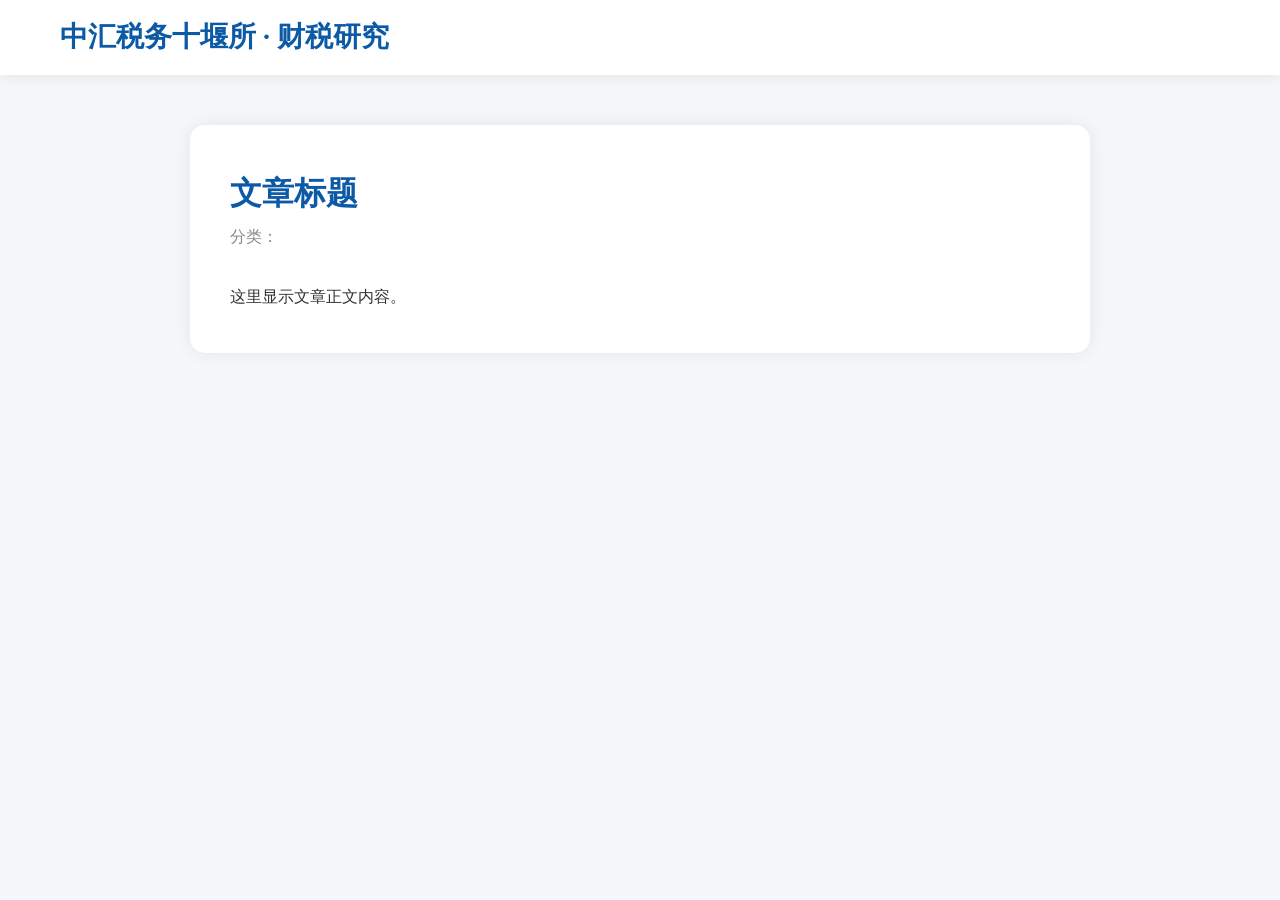
<file: article-detail.html>
<!DOCTYPE html>
<html lang="zh-CN">

<head>

<meta charset="UTF-8">
<meta name="viewport" content="width=device-width, initial-scale=1.0">

<title>文章详情 - 中汇税务十堰所</title>

<link rel="stylesheet" href="css/style.css">


<style>

body{

    background:#f5f7fb;
    margin:0;
    font-family:"Microsoft YaHei";

}


.top{

    background:white;
    height:75px;
    display:flex;
    align-items:center;
    padding:0 60px;
    box-shadow:0 2px 15px rgba(0,0,0,.08);

}


.logo{

    font-size:28px;
    color:#0c5aa6;
    font-weight:bold;

}



.article-box{

    width:900px;

    margin:50px auto;

    background:white;

    padding:40px;

    border-radius:15px;

    box-shadow:0 0 20px rgba(0,0,0,.08);

}



h1{

    color:#0c5aa6;

}


.info{

    color:#888;

    margin-bottom:30px;

}



.content{

    line-height:2;

    font-size:16px;

    color:#333;

}



</style>


</head>



<body>


<div class="top">

<div class="logo">

中汇税务十堰所 · 财税研究

</div>


</div>




<div class="article-box">


<h1 id="title">

文章标题

</h1>


<div class="info">

分类：
<span id="category"></span>

</div>



<div class="content">


这里显示文章正文内容。


</div>


</div>



<script src="js/articles.js"></script>



<script>


// 获取网址里的文章编号

const params = new URLSearchParams(window.location.search);


const id = params.get("id");



// 找到对应文章

const article = articles[id];



if(article){

    document.getElementById("title").innerHTML = article.title;

    document.getElementById("category").innerHTML = article.category;


    fetch(encodeURI(article.file))
    .then(response => response.text())
    .then(text => {

        document.querySelector(".content").innerHTML = 
        text.replace(/\n/g,"<br>");

    });


}



</script>


</body>

</html>
</file>
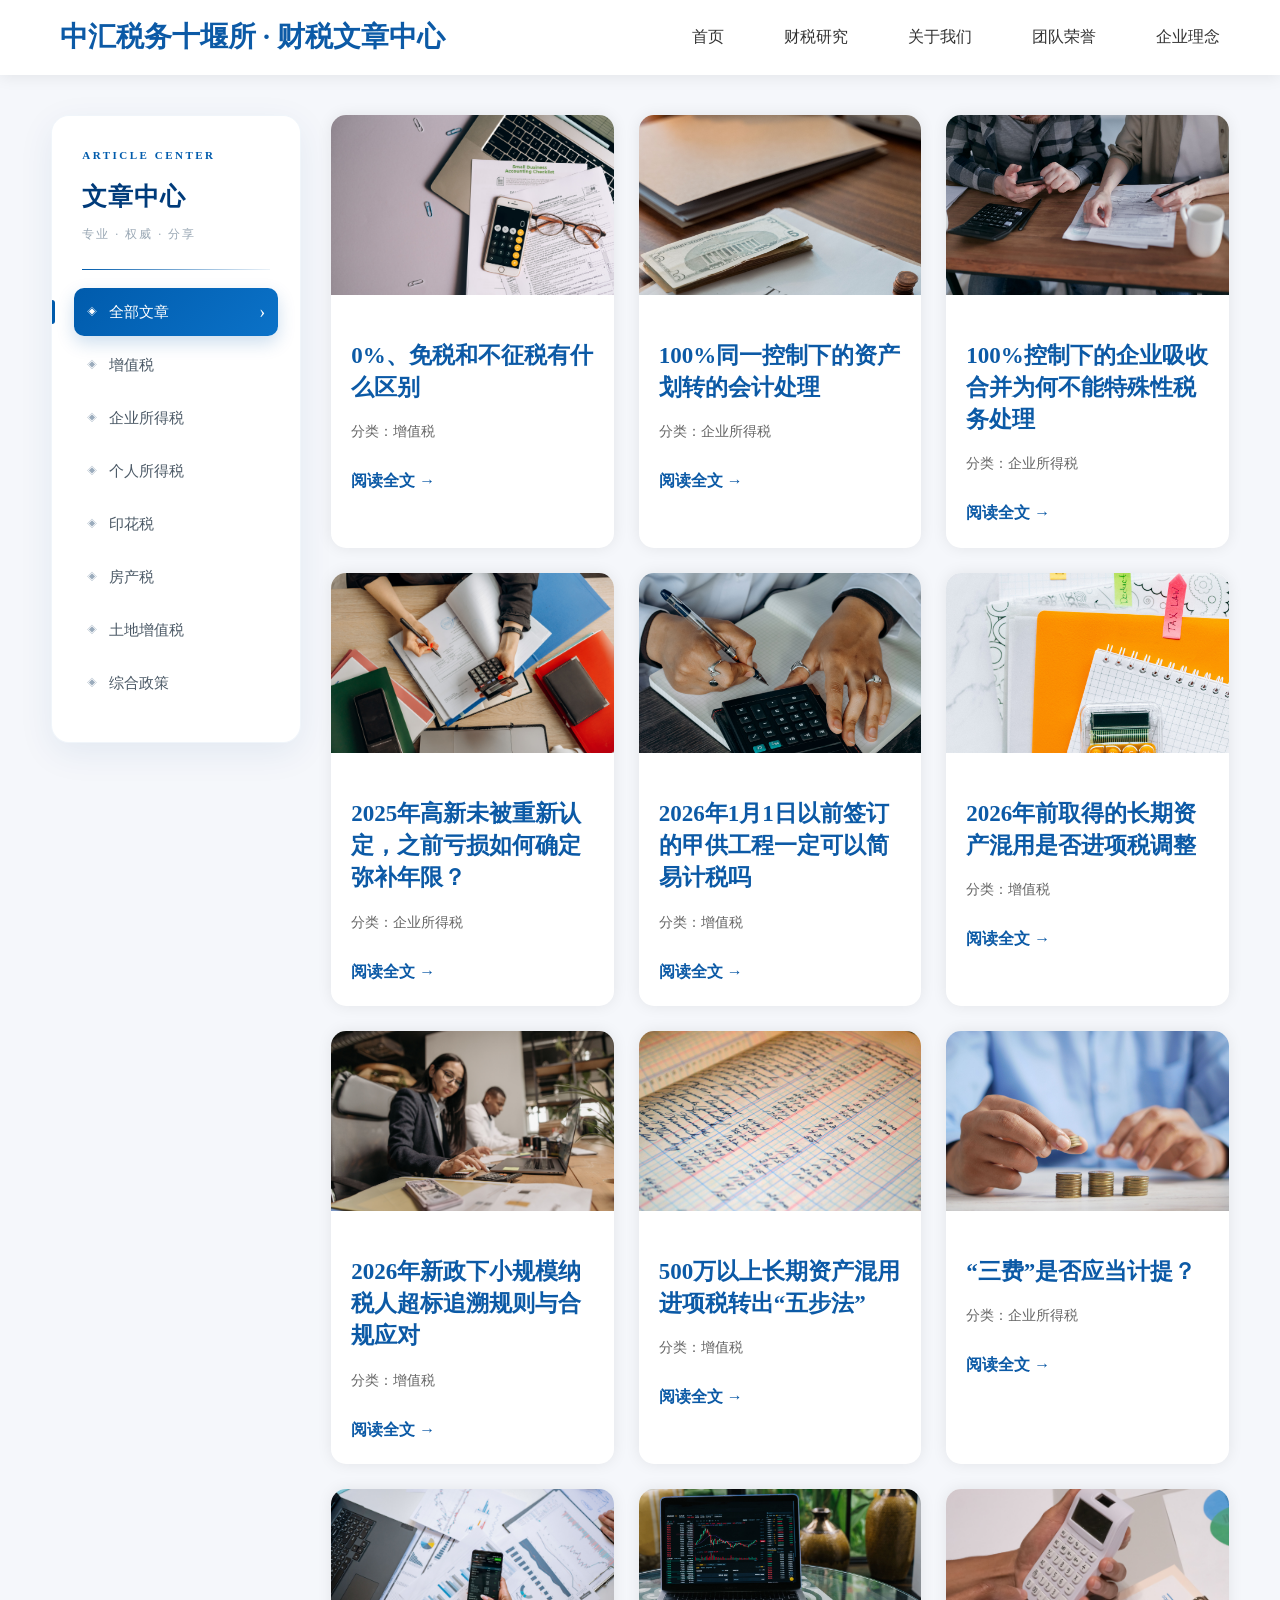
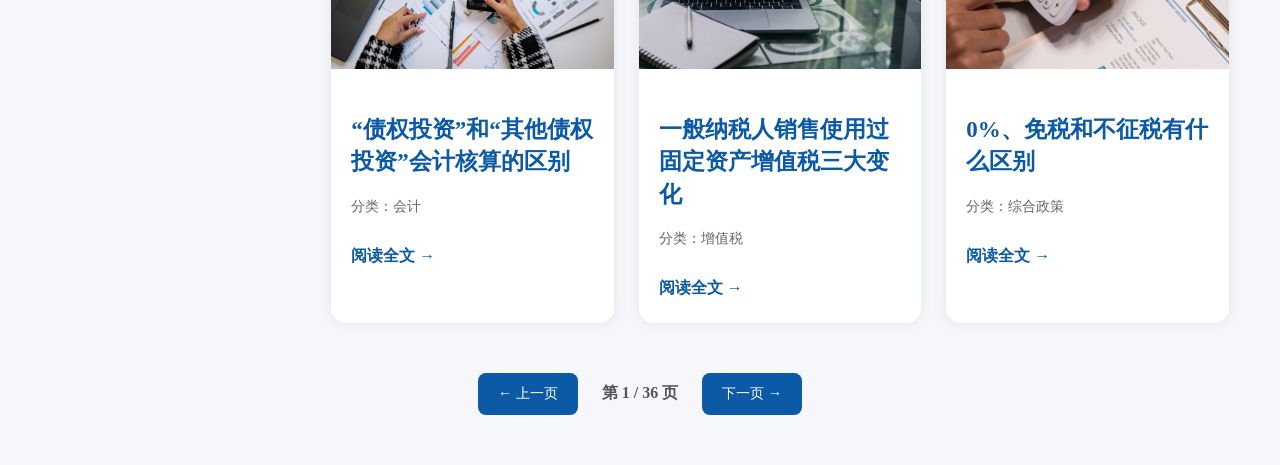
<file: articles.html>
<!DOCTYPE html>
<html lang="zh-CN">

<head>

<meta charset="UTF-8">
<meta name="viewport" content="width=device-width, initial-scale=1.0">

<title>财税文章中心 - 中汇税务十堰所</title>

<link rel="stylesheet" href="css/style.css">


<style>

body{
    background:#f5f7fb;
    margin:0;
    font-family:"Microsoft YaHei";
}


.top{

    background:white;
    height:75px;

    display:flex;
    justify-content:space-between;
    align-items:center;

    padding:0 60px;

    box-shadow:0 2px 15px rgba(0,0,0,.08);

}


.logo{

    font-size:28px;
    font-weight:bold;
    color:#0c5aa6;

}


nav a{

    margin-left:25px;

    text-decoration:none;

    color:#333;

}


nav a:hover{

    color:#0c5aa6;

}



.container{

    width:1200px;
    max-width:92%;

    margin:40px auto;

    display:flex;

    gap:30px;

}



.left{

    width:220px;

    background:white;

    border-radius:15px;

    padding:25px;

    box-shadow:0 0 20px rgba(0,0,0,.05);

}



.title{

    font-size:24px;

    color:#0c5aa6;

    margin-bottom:25px;

}




.menu{

    list-style:none;

    padding:0;

}




.menu li{

    padding:14px;

    margin-bottom:12px;

    border-radius:10px;

    background:#f4f7fa;

    cursor:pointer;

}




.menu li:hover{

    background:#0c5aa6;

    color:white;

}





.right{

    flex:1;

}



.cards{

    display:grid;

    grid-template-columns:repeat(3,1fr);

    gap:25px;

}



.card{

    background:white;

    border-radius:15px;

    overflow:hidden;

    box-shadow:0 0 15px rgba(0,0,0,.08);

    transition:.3s;

}



.card:hover{

    transform:translateY(-8px);

}




.card img{

    width:100%;

    height:180px;

    object-fit:cover;

}



.card-content{

    padding:20px;

}



.card h3{

    color:#0c5aa6;

}



.card p{

    color:#666;

    font-size:14px;

    line-height:26px;

}


.card a{

    color:#0c5aa6;

    text-decoration:none;

    font-weight:bold;

}


/* ==========================
   文章中心 · 左侧导航
========================== */

.article-sidebar{

    width:250px;

    flex-shrink:0;

    background:#ffffff;

    border-radius:18px;

    padding:30px 22px;

    box-shadow:0 10px 35px rgba(0,59,122,.08);

    border:1px solid rgba(0,91,172,.06);

    height:fit-content;

    position:sticky;

    top:105px;

}

.sidebar-heading{
    padding:0 8px;
}

.sidebar-heading span{
    display:block;
    color:#005BAC;
    font-size:11px;
    letter-spacing:2.5px;
    font-weight:600;
    margin-bottom:8px;
}

.sidebar-heading h2{
    margin:0;
    color:#003B7A;
    font-size:25px;
    font-weight:600;
    letter-spacing:1px;
}

.sidebar-heading p{
    margin:5px 0 0;
    color:#9aa8b5;
    font-size:12px;
    letter-spacing:2px;
}

.sidebar-line{
    height:1px;
    background:linear-gradient(
        to right,
        #005BAC,
        rgba(0,91,172,.08)
    );
    margin:24px 8px 18px;
}

.article-menu{
    list-style:none;
    padding:0;
    margin:0;
}

.article-menu li{
    height:48px;
    display:flex;
    align-items:center;
    padding:0 13px;
    margin:5px 0;
    border-radius:10px;
    color:#4b5966;
    font-size:15px;
    cursor:pointer;
    position:relative;
    transition:all .3s ease;
}

.menu-icon{
    font-size:10px;
    color:#9aabbc;
    margin-right:12px;
    transition:.3s;
}

.article-menu b{
    margin-left:auto;
    font-size:18px;
    font-weight:normal;
    color:#b5c0ca;
    opacity:0;
    transform:translateX(-5px);
    transition:.3s;
}

.article-menu li:hover{
    background:#f2f7fc;
    color:#005BAC;
    transform:translateX(3px);
}

.article-menu li:hover .menu-icon{
    color:#005BAC;
}

.article-menu li:hover b{
    opacity:1;
    transform:translateX(0);
    color:#005BAC;
}

.article-menu li.active{
    background:linear-gradient(
        135deg,
        #005BAC,
        #0b72c8
    );
    color:white;
    box-shadow:0 7px 18px rgba(0,91,172,.2);
}

.article-menu li.active .menu-icon{
    color:white;
}

.article-menu li.active b{
    opacity:1;
    transform:translateX(0);
    color:white;
}

.article-menu li.active::before{
    content:"";
    position:absolute;
    left:-22px;
    top:12px;
    width:3px;
    height:24px;
    border-radius:0 3px 3px 0;
    background:#005BAC;
}

.article-menu li:active{
    transform:scale(.98);
}

</style>

    



</style>



</head>


<body>


<div class="top">


<div class="logo">

中汇税务十堰所 · 财税文章中心

</div>


<nav>

<a href="index.html">首页</a>

<a href="articles.html">财税研究</a>

<a href="#">关于我们</a>

<a href="#">团队荣誉</a>

<a href="#">企业理念</a>

</nav>


</div>



<div class="container">


<div class="article-sidebar">

    <div class="sidebar-heading">

        <span>ARTICLE CENTER</span>

        <h2>文章中心</h2>

        <p>专业 · 权威 · 分享</p>

    </div>


    <div class="sidebar-line"></div>


    <ul class="article-menu">

        <li class="active" onclick="filterArticles('全部')">
            <span class="menu-icon">◈</span>
            <span>全部文章</span>
            <b>›</b>
        </li>

        <li onclick="filterArticles('增值税')">
            <span class="menu-icon">◈</span>
            <span>增值税</span>
            <b>›</b>
        </li>

        <li onclick="filterArticles('企业所得税')">
            <span class="menu-icon">◈</span>
            <span>企业所得税</span>
            <b>›</b>
        </li>

        <li onclick="filterArticles('个人所得税')">
            <span class="menu-icon">◈</span>
            <span>个人所得税</span>
            <b>›</b>
        </li>

        <li onclick="filterArticles('印花税')">
            <span class="menu-icon">◈</span>
            <span>印花税</span>
            <b>›</b>
        </li>

        <li onclick="filterArticles('房产税')">
            <span class="menu-icon">◈</span>
            <span>房产税</span>
            <b>›</b>
        </li>

        <li onclick="filterArticles('土地增值税')">
            <span class="menu-icon">◈</span>
            <span>土地增值税</span>
            <b>›</b>
        </li>

        <li onclick="filterArticles('综合政策')">
            <span class="menu-icon">◈</span>
            <span>综合政策</span>
            <b>›</b>
        </li>

    </ul>

</div>

<div class="right">


<div class="cards" id="articleList">


</div>


</div>


</div>



<!-- 分页区域 -->
<div id="pagination" style="
    text-align:center;
    margin:50px 0;
"></div>





<!-- 读取文章数据 -->


<script src="js/articles.js"></script>


<script>

const articleList = document.getElementById("articleList");
const pagination = document.getElementById("pagination");


// ==========================
// 分页设置
// ==========================

const pageSize = 12;

let currentPage = 1;

let currentArticles = articles;


// ==========================
// 渲染文章
// ==========================

function renderArticles(data){

    articleList.innerHTML = "";

    if(data.length === 0){

        articleList.innerHTML = `
            <p style="
                font-size:18px;
                color:#666;
                grid-column:1/-1;
                text-align:center;
            ">
                暂无该分类文章
            </p>
        `;

        pagination.innerHTML = "";

        return;
    }


    // 计算当前页文章

    const start = (currentPage - 1) * pageSize;

    const end = start + pageSize;

    const pageArticles = data.slice(start, end);

// ==========================
// 封面图片
// ==========================

const coverImages = [
    "images/article-covers/cover1.jpg",
    "images/article-covers/cover2.jpg",
    "images/article-covers/cover3.jpg",
    "images/article-covers/cover4.jpg",
    "images/article-covers/cover5.jpg",
    "images/article-covers/cover6.jpg",
    "images/article-covers/cover7.jpg",
    "images/article-covers/cover8.jpg",
    "images/article-covers/cover9.jpg",
    "images/article-covers/cover10.jpg",
    "images/article-covers/cover11.jpg",
    "images/article-covers/cover12.jpg",
    "images/article-covers/cover13.jpg"
];

function getCover(index) {
    return coverImages[index % coverImages.length];
}

    // 渲染当前页

    pageArticles.forEach(item => {

        let index = articles.indexOf(item);

        articleList.innerHTML += `

            <div class="card">

               <img src="${getCover(index)}" alt="文章封面" loading="lazy">

                <div class="card-content">

                    <h3>
                        ${item.title}
                    </h3>

                    <p>
                        分类：${item.category}
                    </p>

                    <a href="article-detail.html?id=${index}">
                        阅读全文 →
                    </a>

                </div>

            </div>

        `;

    });


    // 更新分页

    renderPagination(data.length);

}



// ==========================
// 生成分页按钮
// ==========================

function renderPagination(total){

    const totalPages = Math.ceil(total / pageSize);

    pagination.innerHTML = "";


    if(totalPages <= 1){

        return;

    }


    // 上一页

    const prev = document.createElement("button");

    prev.innerHTML = "← 上一页";

    prev.disabled = currentPage === 1;

    prev.onclick = function(){

        if(currentPage > 1){

            currentPage--;

            renderArticles(currentArticles);

            window.scrollTo({
                top:0,
                behavior:"smooth"
            });

        }

    };


    // 页码

    const pageInfo = document.createElement("span");

    pageInfo.innerHTML = `
        第 ${currentPage} / ${totalPages} 页
    `;

    pageInfo.style.margin = "0 20px";

    pageInfo.style.color = "#555";

    pageInfo.style.fontWeight = "bold";


    // 下一页

    const next = document.createElement("button");

    next.innerHTML = "下一页 →";

    next.disabled = currentPage === totalPages;

    next.onclick = function(){

        if(currentPage < totalPages){

            currentPage++;

            renderArticles(currentArticles);

            window.scrollTo({
                top:0,
                behavior:"smooth"
            });

        }

    };


    // 按钮样式

    [prev,next].forEach(button => {

        button.style.background = "#0c5aa6";

        button.style.color = "white";

        button.style.border = "none";

        button.style.padding = "12px 20px";

        button.style.borderRadius = "8px";

        button.style.cursor = "pointer";

        button.style.fontSize = "14px";

    });


    pagination.appendChild(prev);

    pagination.appendChild(pageInfo);

    pagination.appendChild(next);

}



// ==========================
// 分类筛选 + 动画
// ==========================

function filterArticles(category){

    let result;


    if(category === "全部"){

        result = articles;

    }else{

        result = articles.filter(item => {

            return item.category === category;

        });

    }


    // 更新当前数据

    currentArticles = result;

    currentPage = 1;

    // 更新左侧导航的选中状态
document.querySelectorAll(".article-menu li").forEach(item => {

    item.classList.remove("active");

});

event.currentTarget.classList.add("active");


    // 淡出

    articleList.classList.add("fade-out");


    setTimeout(()=>{

        renderArticles(currentArticles);

        articleList.classList.remove("fade-out");

    },350);

}



// ==========================
// 第一次加载
// ==========================

renderArticles(currentArticles);


</script>



</body>


</html>
</file>
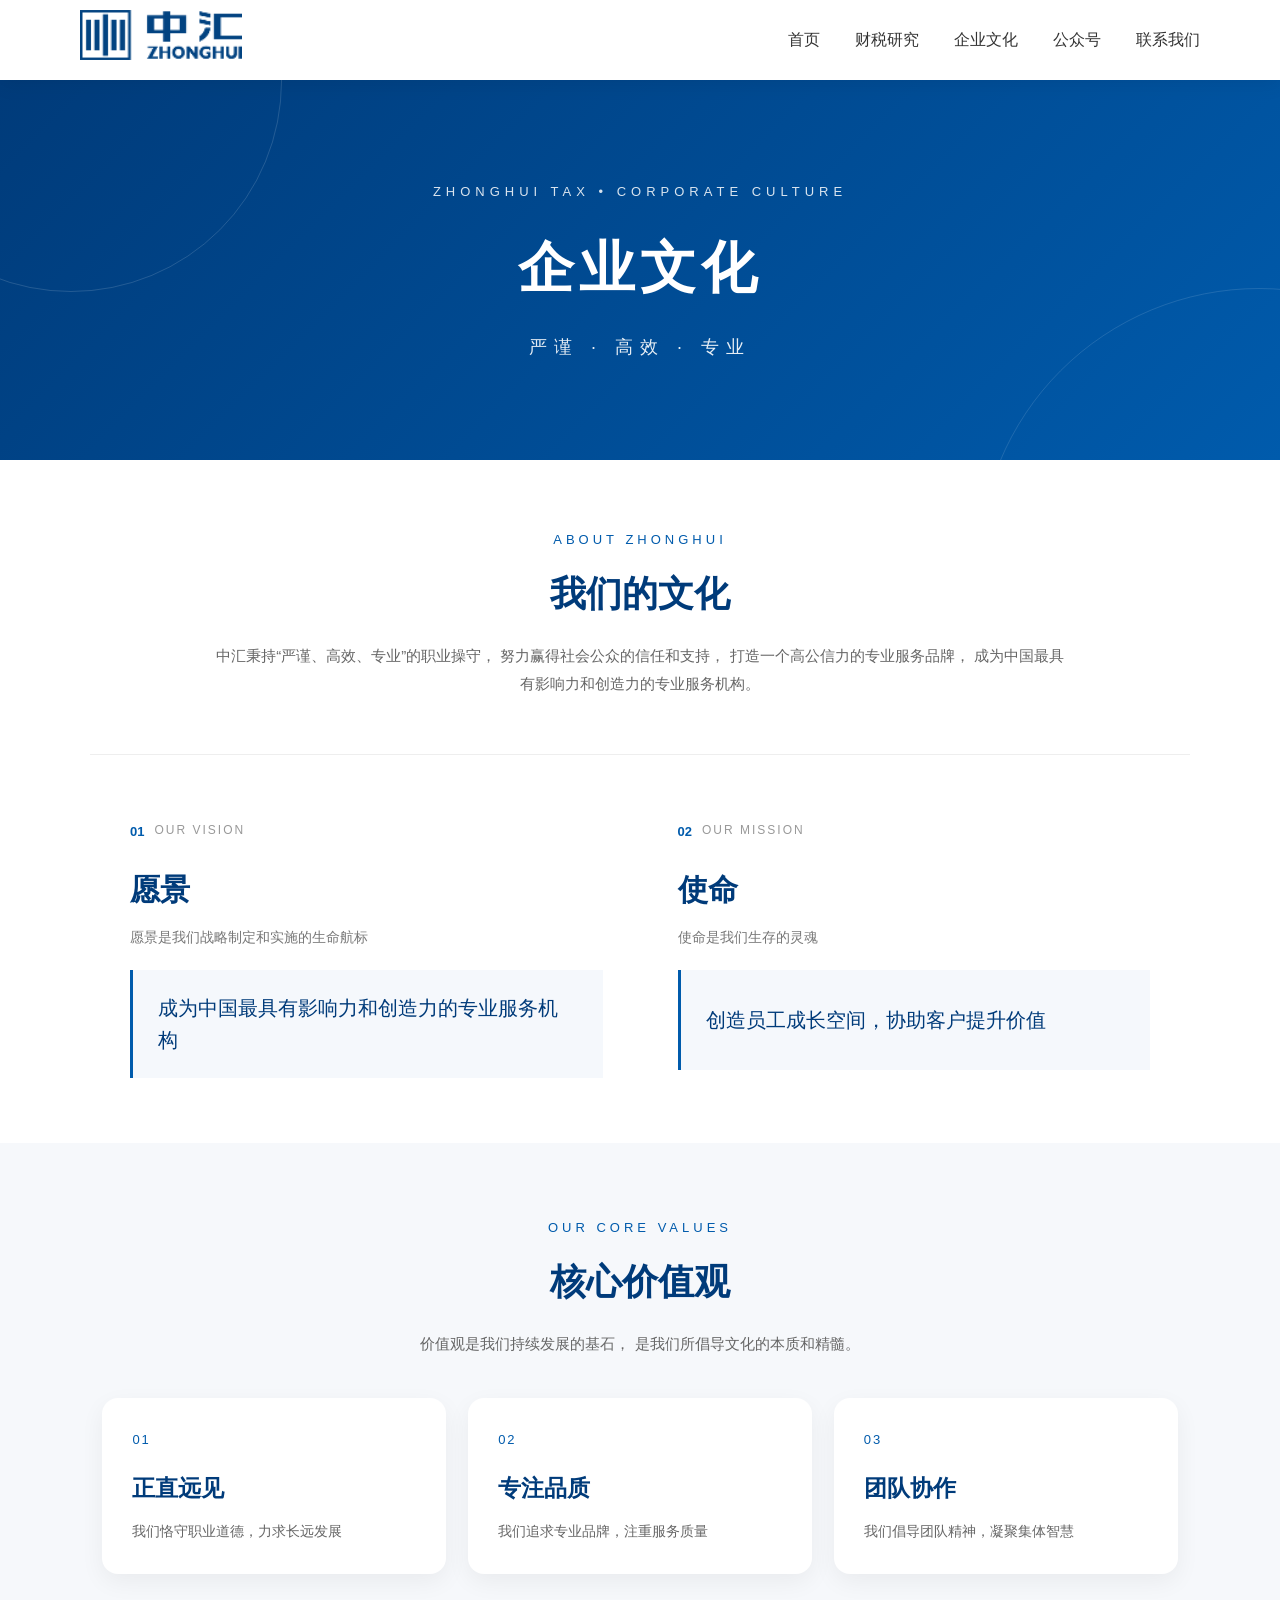
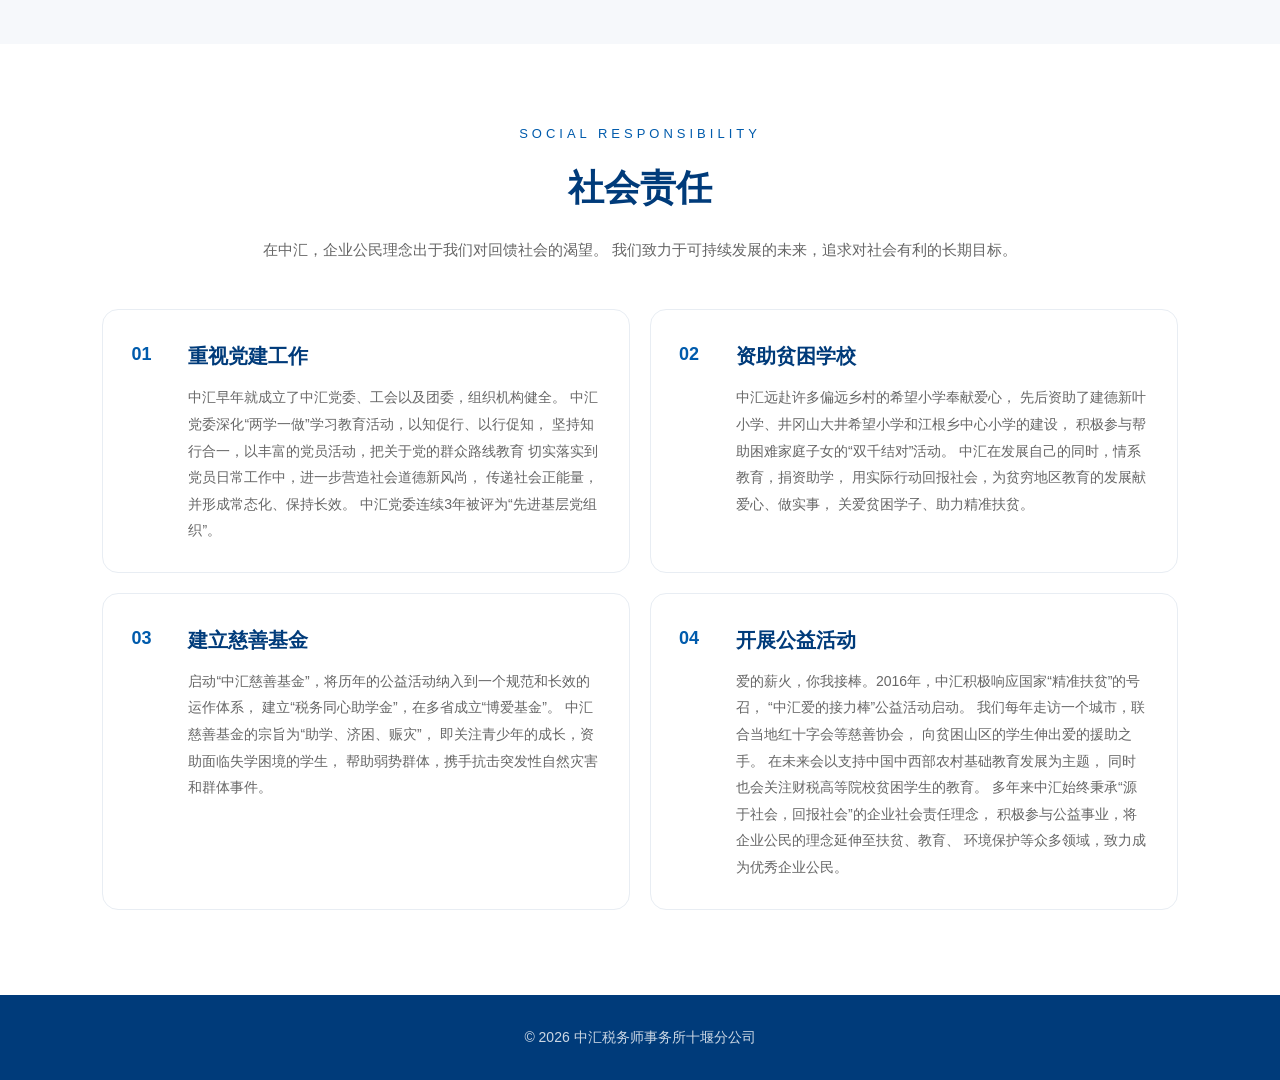
<file: culture.html>
<!DOCTYPE html>
<html lang="zh-CN">

<head>

    <meta charset="UTF-8">

    <meta name="viewport" content="width=device-width, initial-scale=1.0">

    <title>企业文化 - 中汇税务十堰所</title>

    <link rel="stylesheet" href="css/style.css">

</head>

<body>

<!-- ====================== 导航栏 ====================== -->

<header>

    <div class="logo">

        <img src="images/logo.png" alt="中汇Logo">

    </div>

    <nav>

        <a href="index.html">首页</a>

        <a href="articles.html">财税研究</a>

        <a href="culture.html" class="active">企业文化</a>

        <a href="#qrcode">公众号</a>

        <a href="#footer">联系我们</a>

    </nav>

</header>


<!-- ====================== 企业文化顶部 ====================== -->

<section class="culture-hero">

    <div class="culture-hero-content">

        <span>ZHONGHUI TAX • CORPORATE CULTURE</span>

        <h1>企业文化</h1>

        <p>
            严谨 · 高效 · 专业
        </p>

    </div>

</section>


<!-- ====================== 企业文化介绍 ====================== -->

<section class="culture-intro">

    <div class="culture-section-title">

        <span>ABOUT ZHONGHUI</span>

        <h2>我们的文化</h2>

        <p>
            中汇秉持“严谨、高效、专业”的职业操守，
            努力赢得社会公众的信任和支持，
            打造一个高公信力的专业服务品牌，
            成为中国最具有影响力和创造力的专业服务机构。
        </p>

    </div>

</section>


<!-- ====================== 愿景 + 使命 ====================== -->

<section class="culture-block">

    <!-- 愿景 -->

    <div class="culture-item">

        <div class="culture-label">

            <span>01</span>

            <p>OUR VISION</p>

        </div>

        <div class="culture-content">

            <h2>愿景</h2>

            <p class="culture-description">
                愿景是我们战略制定和实施的生命航标
            </p>

            <div class="culture-quote">

                <p>
                    成为中国最具有影响力和创造力的专业服务机构
                </p>

            </div>

        </div>

    </div>


    <!-- 使命 -->

    <div class="culture-item">

        <div class="culture-label">

            <span>02</span>

            <p>OUR MISSION</p>

        </div>

        <div class="culture-content">

            <h2>使命</h2>

            <p class="culture-description">
                使命是我们生存的灵魂
            </p>

            <div class="culture-quote">

                <p>
                    创造员工成长空间，协助客户提升价值
                </p>

            </div>

        </div>

    </div>

</section>


<!-- ====================== 核心价值观 ====================== -->


<!-- ====================== 核心价值观 ====================== -->

<section class="values-section">

    <div class="culture-section-title">

        <span>OUR CORE VALUES</span>

        <h2>核心价值观</h2>

        <p>
            价值观是我们持续发展的基石，
            是我们所倡导文化的本质和精髓。
        </p>

    </div>


    <div class="values-list">

        <div class="value-card">

            <div class="value-number">01</div>

            <h3>正直远见</h3>

            <p>
                我们恪守职业道德，力求长远发展
            </p>

        </div>


        <div class="value-card">

            <div class="value-number">02</div>

            <h3>专注品质</h3>

            <p>
                我们追求专业品牌，注重服务质量
            </p>

        </div>


        <div class="value-card">

            <div class="value-number">03</div>

            <h3>团队协作</h3>

            <p>
                我们倡导团队精神，凝聚集体智慧
            </p>

        </div>

    </div>

</section>


<!-- ====================== 社会责任 ====================== -->

<section class="responsibility-section">

    <div class="culture-section-title">

        <span>SOCIAL RESPONSIBILITY</span>

        <h2>社会责任</h2>

        <p>
            在中汇，企业公民理念出于我们对回馈社会的渴望。
            我们致力于可持续发展的未来，追求对社会有利的长期目标。
        </p>

    </div>


    <div class="responsibility-list">


        <!-- 党建 -->

        <div class="responsibility-card">

            <div class="responsibility-number">
                01
            </div>

            <div>

                <h3>重视党建工作</h3>

                <p>
                    中汇早年就成立了中汇党委、工会以及团委，组织机构健全。
                    中汇党委深化“两学一做”学习教育活动，以知促行、以行促知，
                    坚持知行合一，以丰富的党员活动，把关于党的群众路线教育
                    切实落实到党员日常工作中，进一步营造社会道德新风尚，
                    传递社会正能量，并形成常态化、保持长效。
                    中汇党委连续3年被评为“先进基层党组织”。
                </p>

            </div>

        </div>


        <!-- 资助学校 -->

        <div class="responsibility-card">

            <div class="responsibility-number">
                02
            </div>

            <div>

                <h3>资助贫困学校</h3>

                <p>
                    中汇远赴许多偏远乡村的希望小学奉献爱心，
                    先后资助了建德新叶小学、井冈山大井希望小学和江根乡中心小学的建设，
                    积极参与帮助困难家庭子女的“双千结对”活动。
                    中汇在发展自己的同时，情系教育，捐资助学，
                    用实际行动回报社会，为贫穷地区教育的发展献爱心、做实事，
                    关爱贫困学子、助力精准扶贫。
                </p>

            </div>

        </div>


        <!-- 慈善基金 -->

        <div class="responsibility-card">

            <div class="responsibility-number">
                03
            </div>

            <div>

                <h3>建立慈善基金</h3>

                <p>
                    启动“中汇慈善基金”，将历年的公益活动纳入到一个规范和长效的运作体系，
                    建立“税务同心助学金”，在多省成立“博爱基金”。
                    中汇慈善基金的宗旨为“助学、济困、赈灾”，
                    即关注青少年的成长，资助面临失学困境的学生，
                    帮助弱势群体，携手抗击突发性自然灾害和群体事件。
                </p>

            </div>

        </div>


        <!-- 公益活动 -->

        <div class="responsibility-card">

            <div class="responsibility-number">
                04
            </div>

            <div>

                <h3>开展公益活动</h3>

                <p>
                    爱的薪火，你我接棒。2016年，中汇积极响应国家“精准扶贫”的号召，
                    “中汇爱的接力棒”公益活动启动。
                    我们每年走访一个城市，联合当地红十字会等慈善协会，
                    向贫困山区的学生伸出爱的援助之手。
                    在未来会以支持中国中西部农村基础教育发展为主题，
                    同时也会关注财税高等院校贫困学生的教育。
                    多年来中汇始终秉承“源于社会，回报社会”的企业社会责任理念，
                    积极参与公益事业，将企业公民的理念延伸至扶贫、教育、
                    环境保护等众多领域，致力成为优秀企业公民。
                </p>

            </div>

        </div>

    </div>

</section>


<!-- ====================== 页脚 ====================== -->

<footer id="footer">

    <p>
        © 2026 中汇税务师事务所十堰分公司
    </p>

</footer>


</body>

</html>
</file>
<file: css/style.css>
/* ===========================
   全局样式
=========================== */

*{
    margin:0;
    padding:0;
    box-sizing:border-box;
}

html{
    scroll-behavior:smooth;
}

body{
    font-family:"PingFang SC","Microsoft YaHei",sans-serif;
    color:#333;
    background:#fff;
    line-height:1.8;
}

/* ===========================
   导航栏
=========================== */

header{

    position:fixed;

    top:0;
    left:0;

    width:100%;

    height:80px;

    display:flex;

    justify-content:space-between;

    align-items:center;

    padding:0 80px;

    background:rgba(255,255,255,.95);

    backdrop-filter:blur(15px);

    box-shadow:0 3px 20px rgba(0,0,0,.08);

    z-index:999;

}

.logo img{

    height:50px;

}

nav{

    display:flex;

    gap:35px;

}

nav a{

    color:#333;

    text-decoration:none;

    font-size:16px;

    position:relative;

    transition:.3s;

}

nav a::after{

    content:"";

    position:absolute;

    left:0;

    bottom:-8px;

    width:0;

    height:2px;

    background:#005BAC;

    transition:.3s;

}

nav a:hover{

    color:#005BAC;

}

nav a:hover::after{

    width:100%;

}
/* ===========================
   Hero
=========================== */

.hero{

    position:relative;

    height:100vh;

    background:url("../images/hero.jpg") center center/cover no-repeat;

    display:flex;

    justify-content:center;

    align-items:center;

}

.mask{

    position:absolute;

    inset:0;

    background:rgba(0,45,90,.45);

}

.hero-content{

    position:relative;

    z-index:2;

    color:white;

    text-align:center;

}

.small-title{

    letter-spacing:6px;

    font-size:15px;

    margin-bottom:20px;

    opacity:.9;

}

.hero h1{

    font-size:78px;

    line-height:1.2;

    margin-bottom:25px;

}

.hero-text{

    font-size:22px;

    margin-bottom:45px;

}

.hero-btn{

    display:inline-block;

    padding:15px 40px;

    border:2px solid white;

    color:white;

    text-decoration:none;

    border-radius:40px;

    transition:.35s;

}

.hero-btn:hover{

    background:white;

    color:#005BAC;

}
/*=========================
    最新文章
=========================*/

.article{

    padding:90px 8%;

    background:#ffffff;

}

.section-title{

    text-align:center;

    margin-bottom:60px;

}

.section-title span{

    color:#005BAC;

    letter-spacing:3px;

    font-size:15px;

}

.section-title h2{

    font-size:42px;

    margin:10px 0;

}

.section-title p{

    color:#666;

}

/* 三列布局 */

.article-list{

    display:grid;

    grid-template-columns:repeat(3,1fr);

    gap:30px;

}

/* 卡片 */

.card{

    background:white;

    border-radius:16px;

    overflow:hidden;

    box-shadow:0 8px 30px rgba(0,0,0,.08);

    transition:.35s;

}

.card:hover{

    transform:translateY(-10px);

    box-shadow:0 18px 45px rgba(0,0,0,.15);

}

/* 图片 */

.card img{

    width:100%;

    height:200px;

    object-fit:cover;

}

/* 内容 */

.card-content{

    padding:25px;

}

.date{

    color:#888;

    font-size:14px;

}

.card h3{

    margin:15px 0;

    color:#003B7A;

    font-size:22px;

}

.card p{

    color:#666;

    font-size:15px;

    margin-bottom:25px;

}

.card a{

    color:#005BAC;

    text-decoration:none;

    font-weight:bold;

}

.card a:hover{

    text-decoration:underline;

}/* ===========================
   最新财税资讯
=========================== */

.article{

    padding:80px 8%;

    background:#ffffff;

}

.section-title{

    text-align:center;

    margin-bottom:55px;

}

.section-title span{

    color:#005BAC;

    font-size:15px;

    letter-spacing:4px;

    text-transform:uppercase;

}

.section-title h2{

    font-size:42px;

    color:#003B7A;

    margin:12px 0;

}

.section-title p{

    color:#666;

    font-size:16px;

}

/* 三列布局 */

.article-list{

    display:grid;

    grid-template-columns:repeat(3,1fr);

    gap:28px;

}

/* 卡片 */

.card{

    background:#fff;

    border-radius:18px;

    overflow:hidden;

    box-shadow:0 10px 30px rgba(0,0,0,.08);

    transition:all .35s ease;

}

.card:hover{

    transform:translateY(-12px);

    box-shadow:0 18px 45px rgba(0,0,0,.16);

}

/* 图片 */

.card img{

    width:100%;

    height:210px;

    object-fit:cover;

    transition:.4s;

}

.card:hover img{

    transform:scale(1.05);

}

/* 内容 */

.card-content{

    padding:24px;

}

.date{

    display:inline-block;

    color:#888;

    font-size:14px;

    margin-bottom:12px;

}

.card h3{

    color:#003B7A;

    font-size:23px;

    line-height:1.4;

    margin-bottom:15px;

}

.card p{

    color:#666;

    font-size:15px;

    line-height:1.8;

    margin-bottom:22px;

}

.card a{

    color:#005BAC;

    text-decoration:none;

    font-weight:bold;

    transition:.3s;

}

.card a:hover{

    letter-spacing:1px;

}
.more-articles{

    text-align:center;

    margin-top:50px;

}

.more-btn{

    display:inline-block;

    padding:14px 36px;

    background:#0f4c81;

    color:#fff;

    text-decoration:none;

    border-radius:40px;

    font-size:18px;

    transition:.3s;

}

.more-btn:hover{

    background:#1d6fb8;

    transform:translateY(-3px);

}

/* 文章切换动画 */

.cards.fade-out{

    opacity:0;
    transform:translateY(15px);

}


.cards{

    opacity:1;
    transform:translateY(0);

    transition:all .35s ease;

}

/* 文章分类切换动画 */

.cards{

    opacity:1;

    transform:translateY(0);

    transition:all .35s ease;

}



.cards.fade-out{

    opacity:0;

    transform:translateY(15px);

}

/* =========================================================
   企业文化页面 - 最终版
========================================================= */


/* =========================
   Hero
========================= */

.culture-hero{

    height:380px;

    margin-top:80px;

    background:linear-gradient(
        135deg,
        #003B7A,
        #005BAC
    );

    display:flex;

    align-items:center;

    justify-content:center;

    text-align:center;

    color:#fff;

    position:relative;

    overflow:hidden;

}


/* 装饰圆环 */

.culture-hero::before{

    content:"";

    position:absolute;

    width:420px;

    height:420px;

    border:1px solid rgba(255,255,255,.14);

    border-radius:50%;

    left:-140px;

    top:-210px;

}


.culture-hero::after{

    content:"";

    position:absolute;

    width:560px;

    height:560px;

    border:1px solid rgba(255,255,255,.12);

    border-radius:50%;

    right:-260px;

    bottom:-390px;

}


.culture-hero-content{

    position:relative;

    z-index:2;

}


.culture-hero-content span{

    font-size:13px;

    letter-spacing:5px;

    opacity:.85;

}


.culture-hero-content h1{

    font-size:56px;

    margin:12px 0;

    letter-spacing:5px;

}


.culture-hero-content p{

    font-size:18px;

    letter-spacing:7px;

    opacity:.9;

}


/* =========================
   通用标题
========================= */

.culture-section-title{

    max-width:850px;

    margin:0 auto;

    text-align:center;

}


.culture-section-title span{

    color:#005BAC;

    font-size:13px;

    letter-spacing:4px;

}


.culture-section-title h2{

    font-size:36px;

    color:#003B7A;

    margin:8px 0 15px;

}


.culture-section-title p{

    color:#666;

    font-size:15px;

    line-height:1.9;

}


/* =========================
   企业文化介绍
========================= */

.culture-intro{

    padding:65px 8% 55px;

    background:#fff;

}


/* =========================
   愿景 + 使命
========================= */

.culture-block{

    max-width:1100px;

    margin:0 auto;

    padding:55px 30px;

    display:grid;

    grid-template-columns:1fr 1fr;

    gap:55px;

    border-top:1px solid #eee;

}


/* 编号 */

.culture-label{

    display:flex;

    align-items:center;

    gap:10px;

    margin-bottom:15px;

}


.culture-label span{

    color:#005BAC;

    font-size:13px;

    font-weight:bold;

}


.culture-label p{

    color:#999;

    font-size:12px;

    letter-spacing:2px;

}


/* 内容 */

.culture-content h2{

    font-size:30px;

    color:#003B7A;

    margin-bottom:8px;

}


.culture-description{

    color:#777;

    font-size:14px;

    margin-bottom:20px;

}


/* 大字理念 */

.culture-quote{

    padding:22px 25px;

    background:#f5f8fc;

    border-left:3px solid #005BAC;

    min-height:100px;

    display:flex;

    align-items:center;

}


.culture-quote p{

    font-size:20px;

    color:#003B7A;

    line-height:1.6;

    font-weight:500;

}


/* =========================
   核心价值观
========================= */

.values-section{

    padding:70px 8%;

    background:#f6f8fb;

}


.values-list{

    max-width:1100px;

    margin:40px auto 0;

    display:grid;

    grid-template-columns:repeat(3,1fr);

    gap:22px;

}


.value-card{

    background:#fff;

    padding:30px;

    border-radius:16px;

    box-shadow:0 8px 25px rgba(0,0,0,.055);

    transition:.3s;

}


.value-card:hover{

    transform:translateY(-6px);

    box-shadow:0 14px 35px rgba(0,0,0,.11);

}


.value-number{

    color:#005BAC;

    font-size:13px;

    letter-spacing:2px;

    margin-bottom:16px;

}


.value-card h3{

    color:#003B7A;

    font-size:23px;

    margin-bottom:10px;

}


.value-card p{

    color:#666;

    font-size:14px;

    line-height:1.8;

}


/* =========================
   社会责任
========================= */

.responsibility-section{

    padding:75px 8% 85px;

    background:#fff;

}


.responsibility-list{

    max-width:1100px;

    margin:45px auto 0;

    display:grid;

    grid-template-columns:1fr 1fr;

    gap:20px;

}


.responsibility-card{

    display:grid;

    grid-template-columns:42px 1fr;

    gap:15px;

    padding:28px;

    border:1px solid #e8edf3;

    border-radius:16px;

    transition:.3s;

}


.responsibility-card:hover{

    transform:translateY(-4px);

    box-shadow:0 10px 30px rgba(0,0,0,.07);

}


.responsibility-number{

    color:#005BAC;

    font-size:18px;

    font-weight:bold;

}


.responsibility-card h3{

    color:#003B7A;

    font-size:20px;

    margin-bottom:10px;

}


.responsibility-card p{

    color:#666;

    font-size:14px;

    line-height:1.9;

}


/* =========================
   页脚
========================= */

footer{

    padding:30px;

    text-align:center;

    background:#003B7A;

    color:rgba(255,255,255,.8);

    font-size:14px;

}


/* =========================
   手机端
========================= */

@media (max-width:768px){

    header{

        padding:0 20px;

    }


    nav{

        gap:15px;

    }


    nav a{

        font-size:14px;

    }


    .culture-hero{

        height:330px;

        margin-top:80px;

    }


    .culture-hero-content h1{

        font-size:42px;

    }


    .culture-hero-content span{

        font-size:10px;

        letter-spacing:2px;

    }


    .culture-hero-content p{

        font-size:15px;

        letter-spacing:4px;

    }


    .culture-intro{

        padding:55px 25px 45px;

    }


    .culture-section-title h2{

        font-size:30px;

    }


    .culture-section-title p{

        font-size:14px;

    }


    .culture-block{

        display:block;

        padding:50px 25px;

    }


    .culture-label{

        margin-bottom:20px;

    }


    .culture-content h2{

        font-size:28px;

    }


    .culture-quote{

        min-height:auto;

        padding:20px;

    }


    .culture-quote p{

        font-size:18px;

    }


    .values-section{

        padding:55px 25px;

    }


    .values-list{

        grid-template-columns:1fr;

        margin-top:30px;

    }


    .value-card{

        padding:25px;

    }


    .responsibility-section{

        padding:55px 25px 65px;

    }


    .responsibility-list{

        grid-template-columns:1fr;

        margin-top:30px;

    }


    .responsibility-card{

        padding:23px;

    }

}

/* 愿景 + 使命左右布局 */

.culture-block{

    max-width:1100px;

    margin:0 auto;

    padding:55px 30px;

    display:grid;

    grid-template-columns:1fr 1fr;

    gap:55px;

    border-top:1px solid #eee;

}


.culture-item{

    padding:10px;

}


.culture-item .culture-label{

    margin-bottom:20px;

}


/* 手机端恢复上下排列 */

@media (max-width:768px){

    .culture-block{

        grid-template-columns:1fr;

        gap:45px;

    }

}

/* =========================
   公众号二维码
========================= */

.nav-qrcode{

    position:relative;

    display:flex;

    align-items:center;

}


.nav-qrcode > a{

    color:#333;

    text-decoration:none;

    font-size:16px;

    position:relative;

    transition:.3s;

}


.nav-qrcode > a:hover{

    color:#005BAC;

}


/* 二维码弹窗 */

.qrcode-popup{

    position:absolute;

    top:38px;

    left:50%;

    transform:translateX(-50%) translateY(-8px);

    width:180px;

    padding:15px;

    background:#fff;

    border-radius:14px;

    box-shadow:0 10px 35px rgba(0,0,0,.15);

    text-align:center;

    opacity:0;

    visibility:hidden;

    transition:.25s ease;

    z-index:1000;

}


/* 小三角 */

.qrcode-popup::before{

    content:"";

    position:absolute;

    top:-7px;

    left:50%;

    transform:translateX(-50%);

    width:14px;

    height:14px;

    background:#fff;

    rotate:45deg;

}


/* 二维码 */

.qrcode-popup img{

    position:relative;

    z-index:2;

    width:150px;

    height:150px;

    object-fit:contain;

    display:block;

    margin:0 auto 8px;

}


/* 提示文字 */

.qrcode-popup p{

    position:relative;

    z-index:2;

    color:#666;

    font-size:13px;

    margin:0;

}


/* 鼠标放上公众号时显示 */

.nav-qrcode:hover .qrcode-popup{

    opacity:1;

    visibility:visible;

    transform:translateX(-50%) translateY(0);

}
</file>
